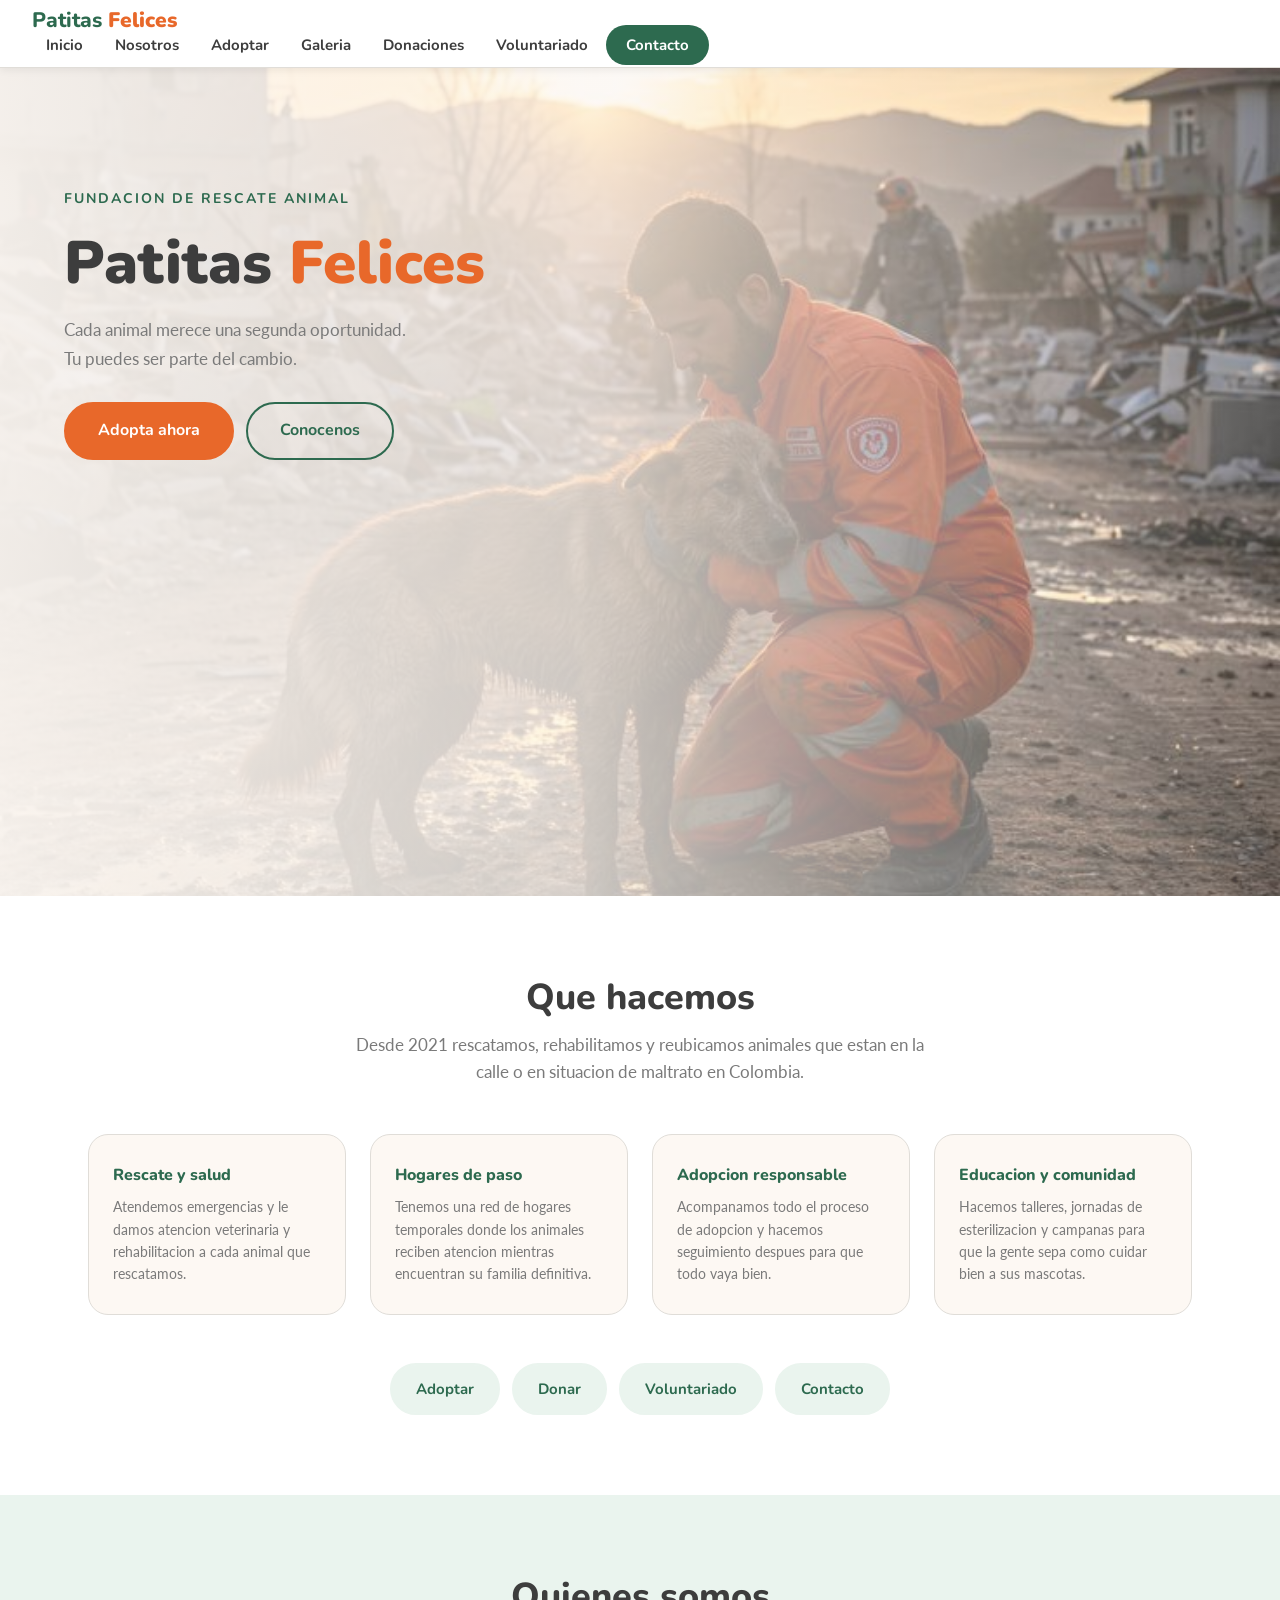
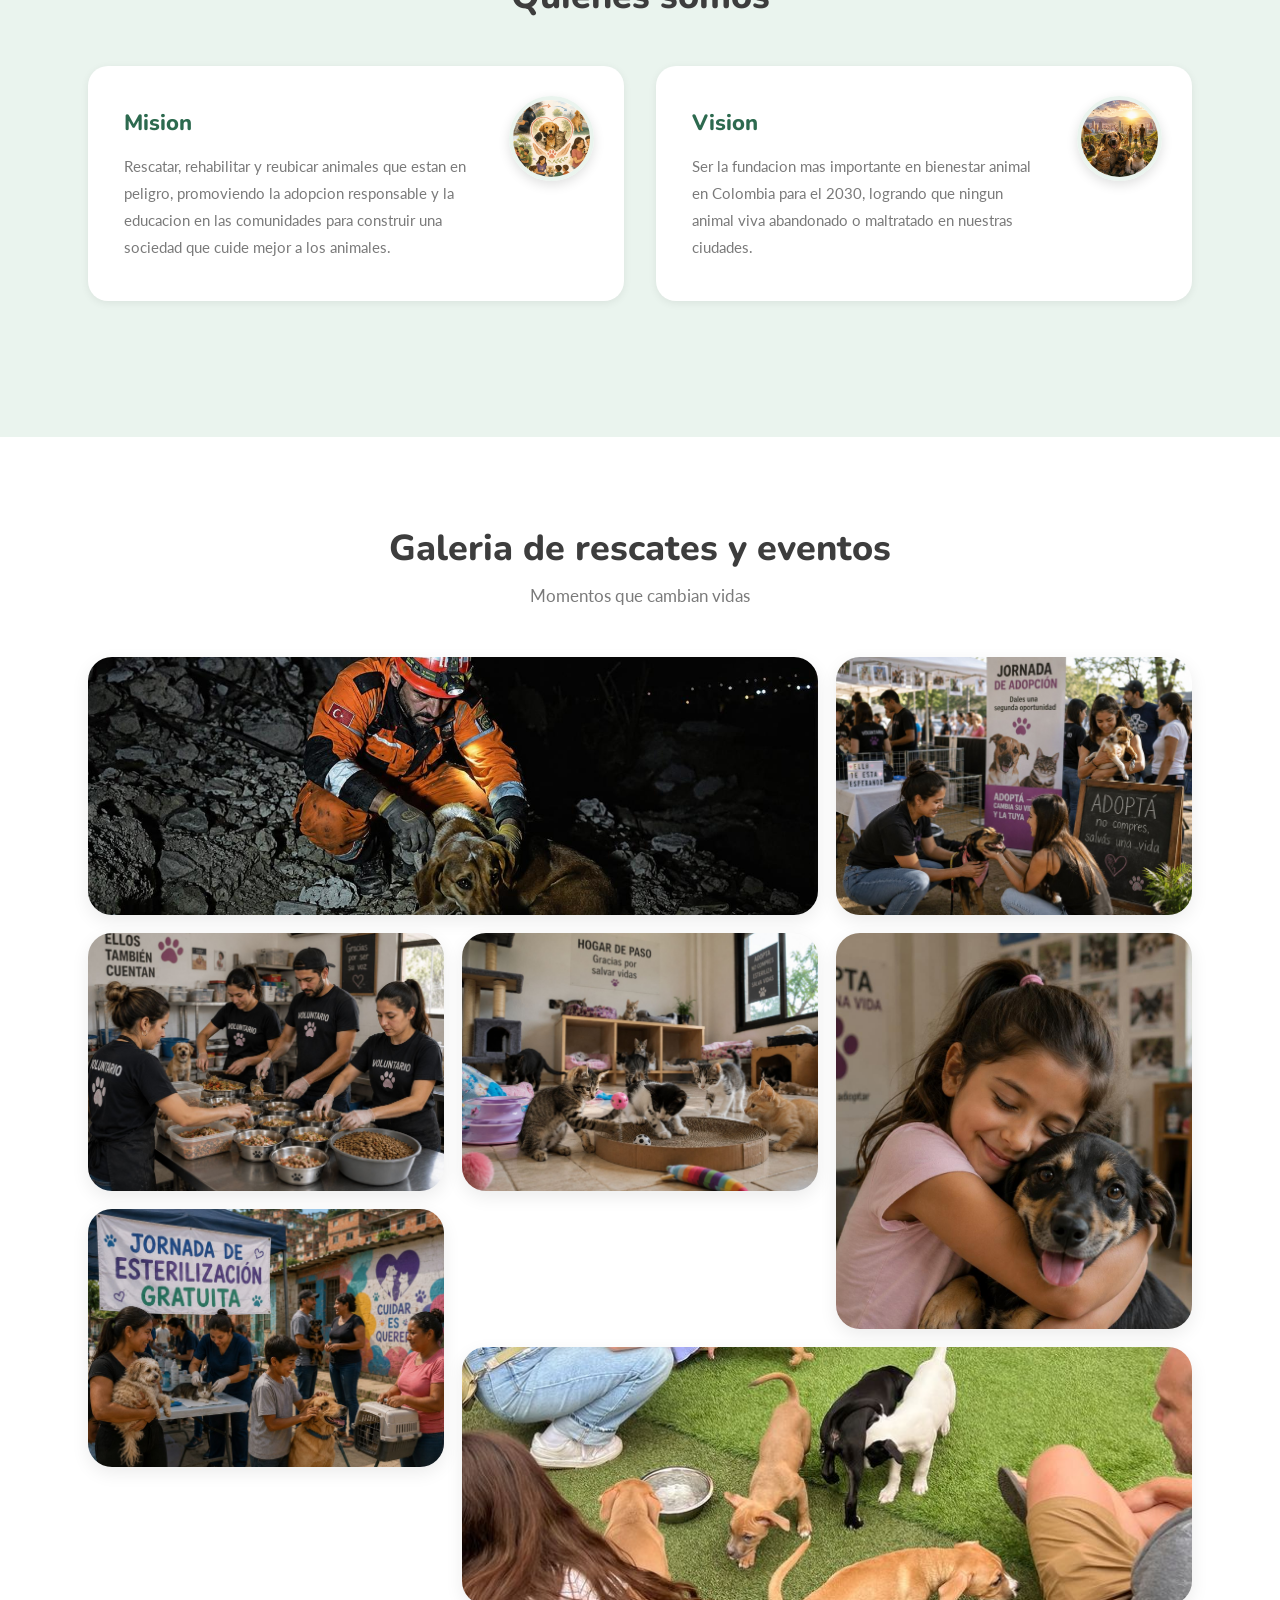
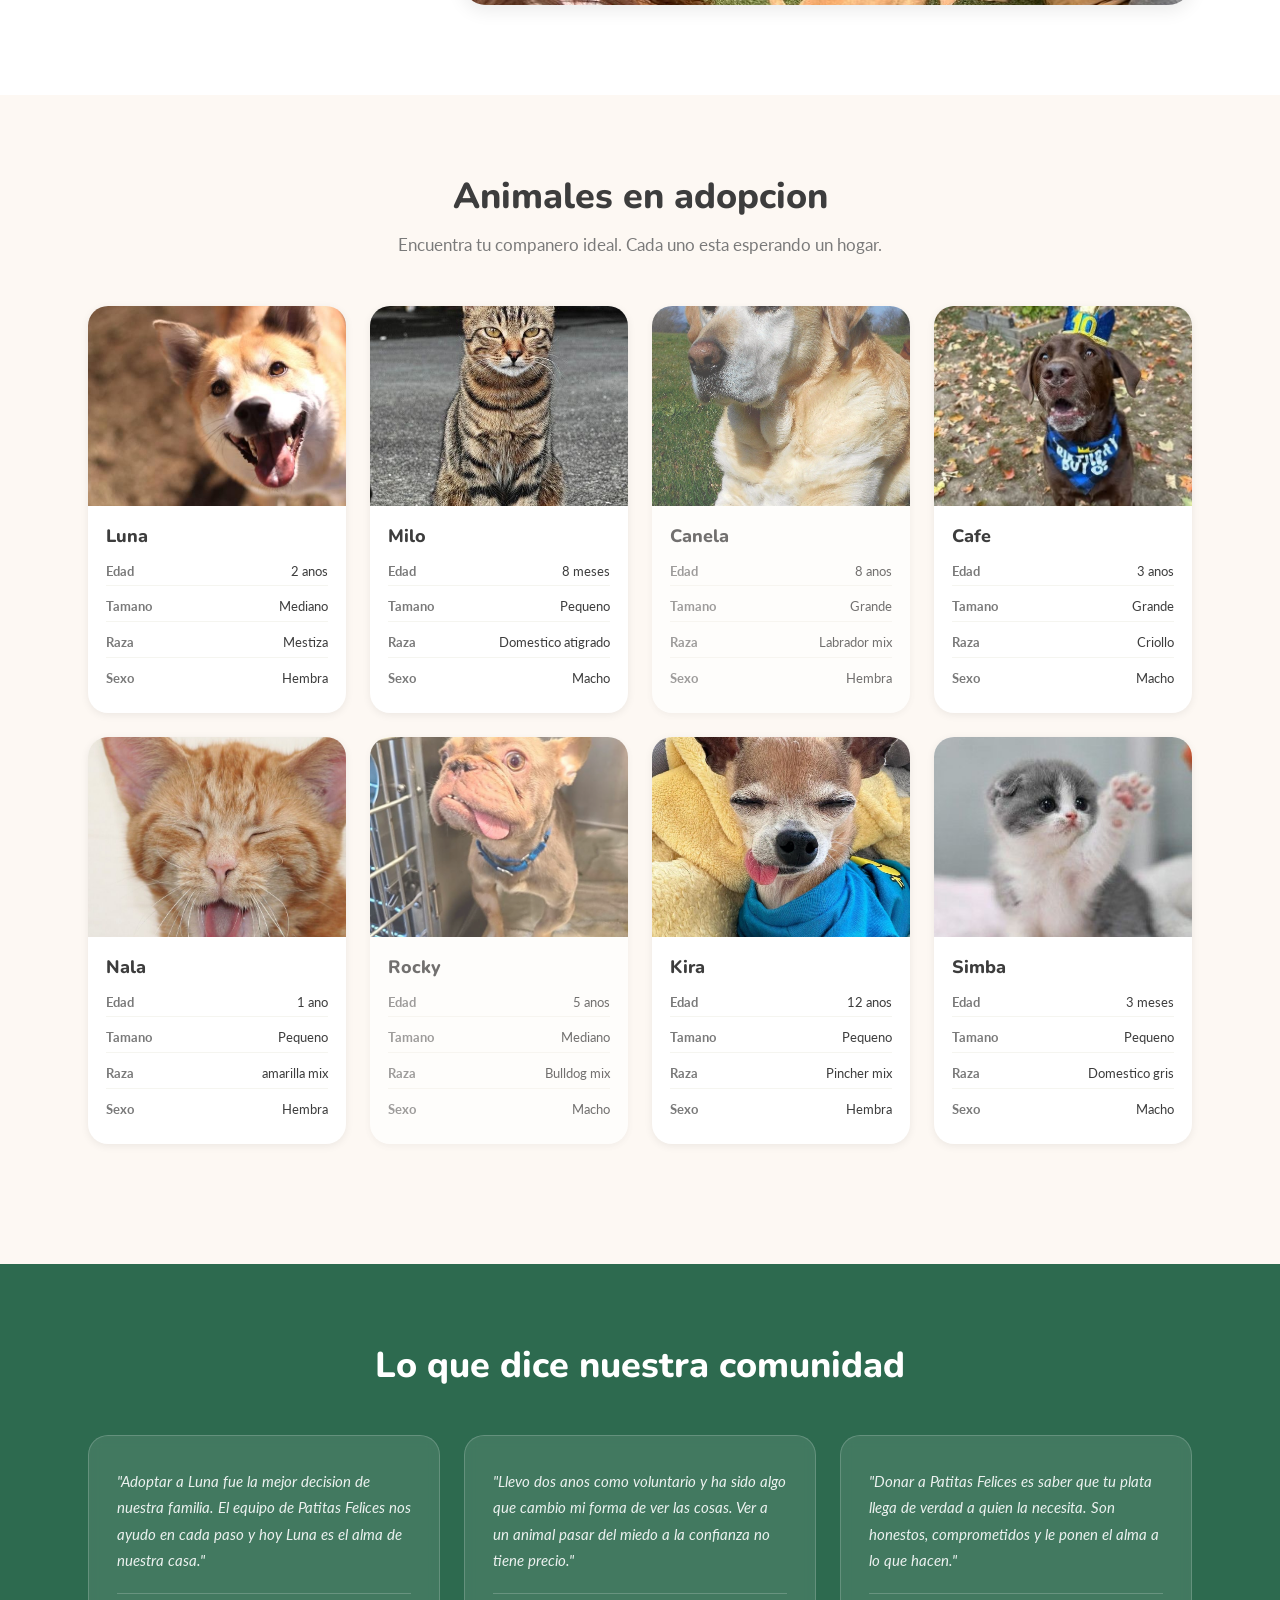
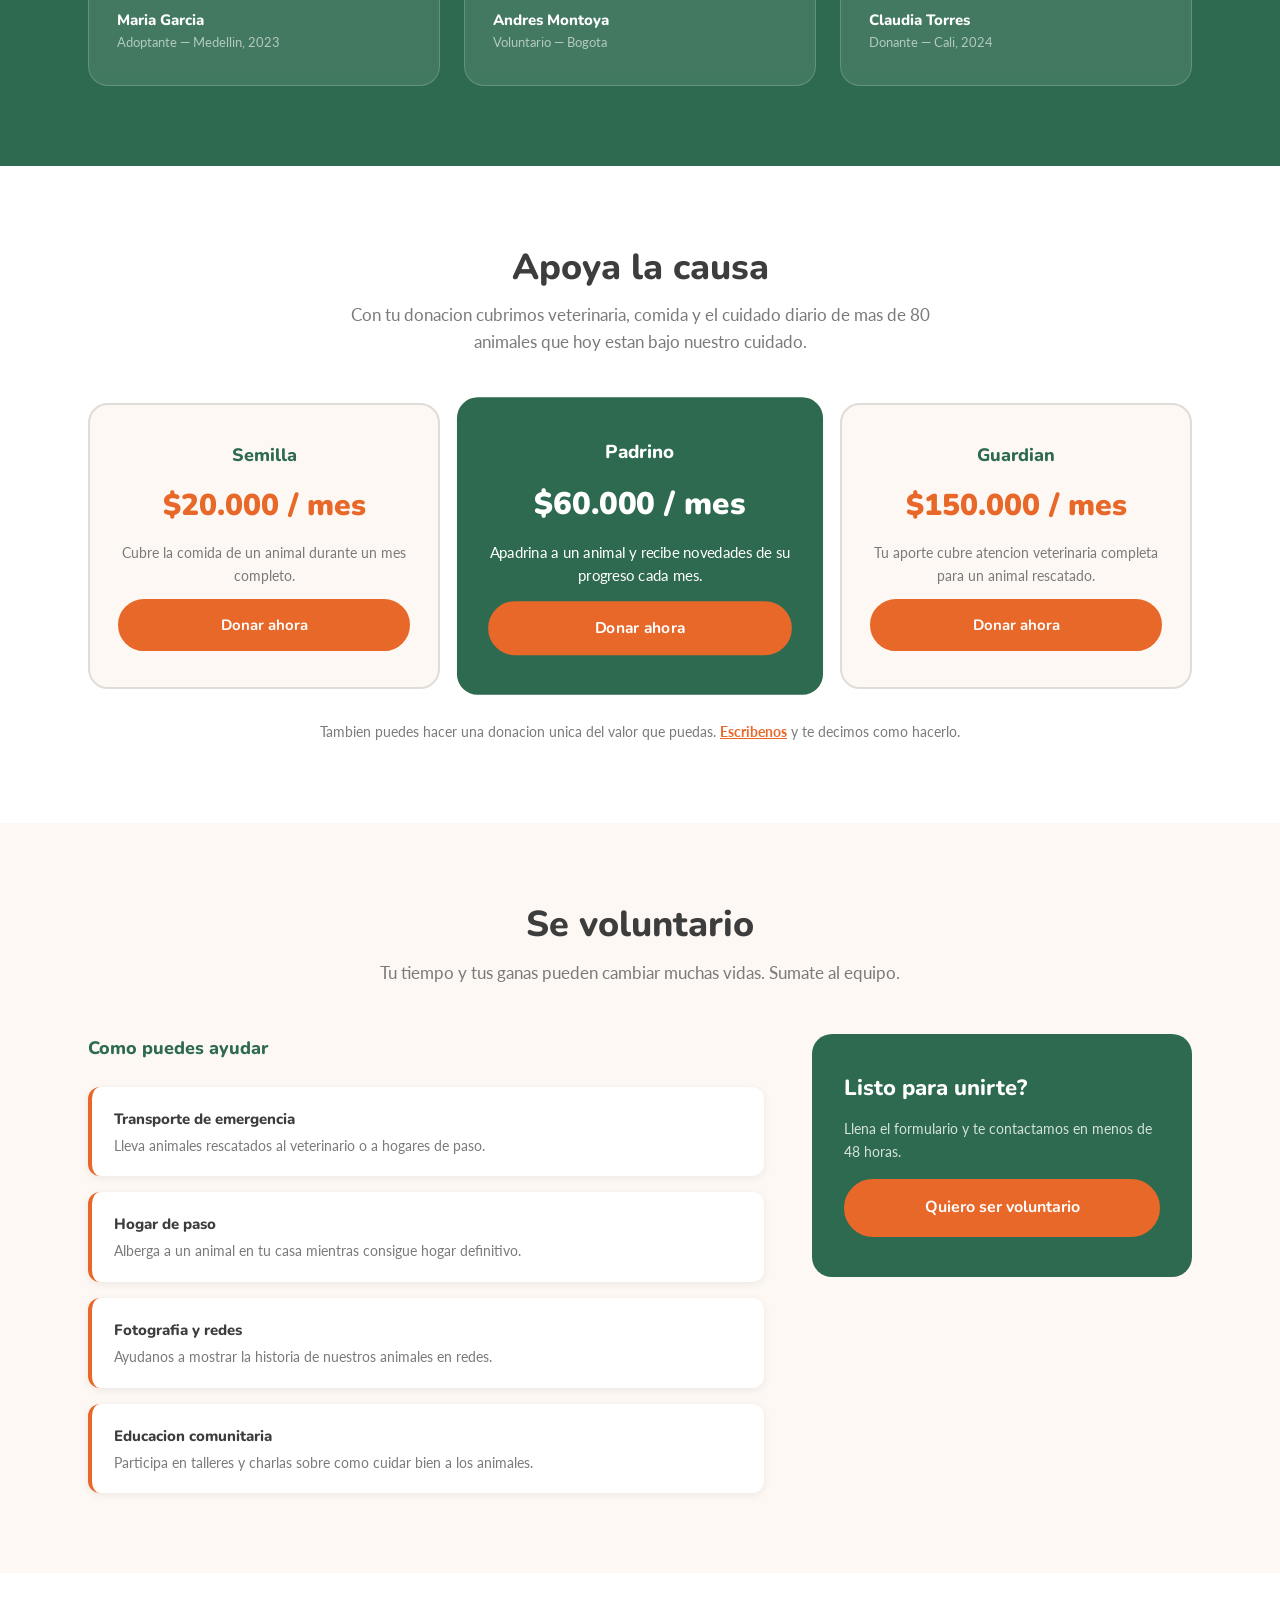
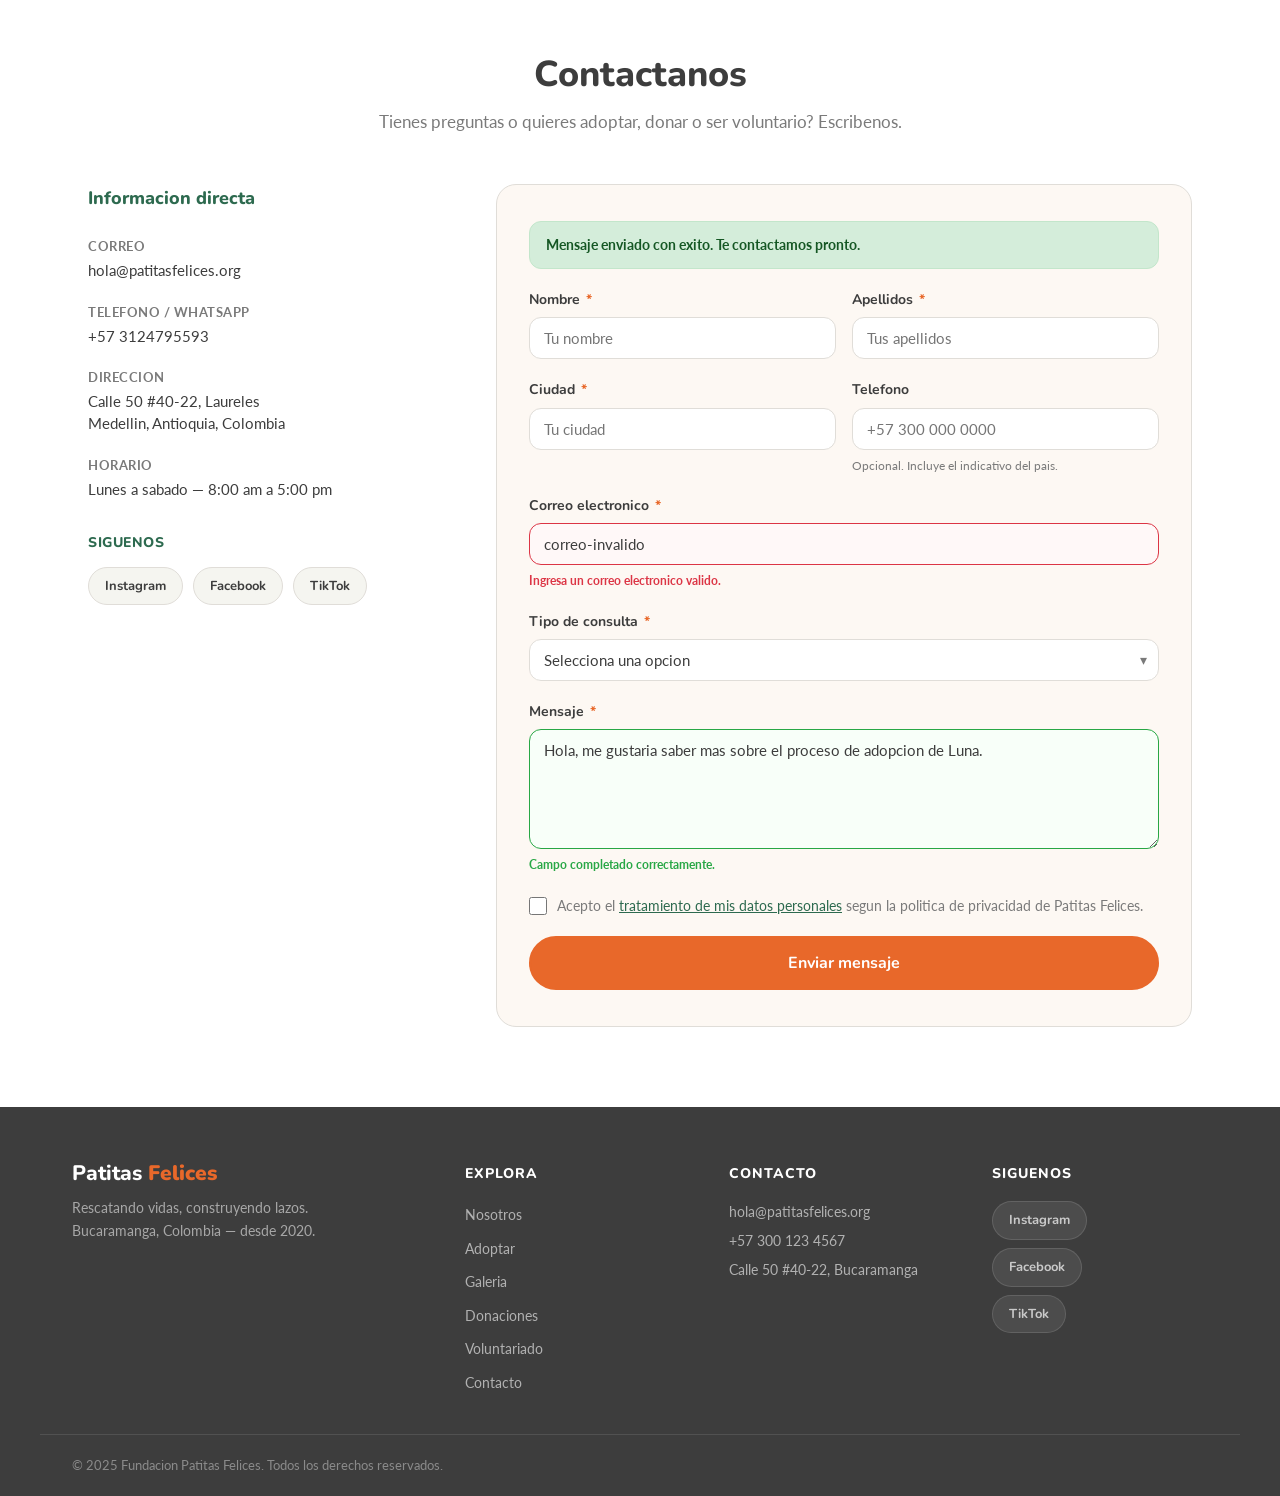
<file: index.html>
<html lang="es">
  <head>
    <meta charset="UTF-8" />
    <meta name="viewport" content="width=device-width, initial-scale=1.0" />
    <meta
      name="description"
      content="Fundacion Patitas Felices — Rescate, cuidado y reubicacion de animales en Colombia. Adopta, dona o se voluntario."
    />
    <meta name="author" content="Fundacion Patitas Felices" />
    <title>Patitas Felices — Fundacion de Rescate Animal</title>
    <link rel="stylesheet" href="styles.css"> 
   </head>

  <body>

    <a href="#contenido-principal" class="skip-link">Saltar al contenido</a>
    <header class="site-header" role="banner">
      <div class="header-inner">

        <a href="#inicio" class="brand" aria-label="Patitas Felices - ir al inicio">
          <span class="brand-name">Patitas <strong>Felices</strong></span>
        </a>

        <nav class="nav-main" aria-label="Navegacion principal">
          <input type="checkbox" id="nav-toggle" class="nav-toggle-input" aria-hidden="true" />
          <label for="nav-toggle" class="nav-toggle-label" aria-label="Abrir menu">
            <span></span>
          </label>

          <ul class="nav-list" role="list">
            <li><a href="#inicio" class="nav-link">Inicio</a></li>
            <li><a href="#nosotros" class="nav-link">Nosotros</a></li>
            <li><a href="#adoptar" class="nav-link">Adoptar</a></li>
            <li><a href="#galeria" class="nav-link">Galeria</a></li>
            <li><a href="#donaciones" class="nav-link">Donaciones</a></li>
            <li><a href="#voluntariado" class="nav-link">Voluntariado</a></li>
            <li><a href="#contacto" class="nav-link nav-link--cta">Contacto</a></li>
          </ul>
        </nav>

      </div>
    </header>

    <main id="contenido-principal">
      <section id="inicio" class="section-hero" aria-labelledby="hero-titulo">

       
        <div class="hero-carrusel" role="region" aria-label="Fotos de animales y voluntarios">
          <ul class="carrusel-track" role="list">
            <li class="carrusel-slide slide-1">
              <figure>
                <img
                  src="img/rescate.jpg"
                  width="1440"
                  height="720"
                  loading="eager"
                  fetchpriority="high"
                />
                <figcaption class="slide-texto">Cada rescate es una nueva historia</figcaption>
              </figure>
            </li>
            <li class="carrusel-slide slide-2">
              <figure>
                <img
                  src="img/veterinaria.jpg"
                  width="1440"
                  height="720"
                  loading="lazy"
                />
                <figcaption class="slide-texto">Cuidamos cada vida con dedicacion</figcaption>
              </figure>
            </li>
            <li class="carrusel-slide slide-3">
              <figure>
                <img
                  src="img/perrito.jpg"
                  width="1440"
                  height="720"
                  loading="lazy"
                />
                <figcaption class="slide-texto">Familias que cambian vidas</figcaption>
              </figure>
            </li>
            <li class="carrusel-slide slide-4">
              <figure>
                <img
                  src="img/voluntarios.jpg"
                  width="1440"
                  height="720"
                  loading="lazy"
                />
                <figcaption class="slide-texto">Voluntarios que hacen la diferencia</figcaption>
              </figure>
            </li>
          </ul>
        </div>

        <div class="hero-contenido">
          <p class="hero-subtitulo">Fundacion de Rescate Animal</p>
          <h1 id="hero-titulo" class="hero-titulo">
            Patitas <span class="hero-titulo--acento">Felices</span>
          </h1>
          <p class="hero-eslogan">
            Cada animal merece una segunda oportunidad.<br />
            Tu puedes ser parte del cambio.
          </p>
          <div class="hero-botones">
            <a href="#adoptar" class="btn btn--principal btn--grande">Adopta ahora</a>
            <a href="#nosotros" class="btn btn--borde btn--grande">Conocenos</a>
          </div>
        </div>

      </section>

       <section id="que-hacemos" class="section-destacados" aria-labelledby="destacados-titulo">
        <div class="contenedor">

          <header class="section-encabezado">
            <h2 id="destacados-titulo" class="section-titulo">Que hacemos</h2>
            <p class="section-descripcion">
              Desde 2021 rescatamos, rehabilitamos y reubicamos animales que estan
              en la calle o en situacion de maltrato en Colombia.
            </p>
          </header>

          <ul class="destacados-grilla" role="list">
            <li class="tarjeta-destacado">
              <h3 class="tarjeta-destacado__titulo">Rescate y salud</h3>
              <p class="tarjeta-destacado__texto">
                Atendemos emergencias y le damos atencion veterinaria y rehabilitacion
                a cada animal que rescatamos.
              </p>
            </li>
            <li class="tarjeta-destacado">
              <h3 class="tarjeta-destacado__titulo">Hogares de paso</h3>
              <p class="tarjeta-destacado__texto">
                Tenemos una red de hogares temporales donde los animales reciben
                atencion mientras encuentran su familia definitiva.
              </p>
            </li>
            <li class="tarjeta-destacado">
              <h3 class="tarjeta-destacado__titulo">Adopcion responsable</h3>
              <p class="tarjeta-destacado__texto">
                Acompanamos todo el proceso de adopcion y hacemos seguimiento despues
                para que todo vaya bien.
              </p>
            </li>
            <li class="tarjeta-destacado">
              <h3 class="tarjeta-destacado__titulo">Educacion y comunidad</h3>
              <p class="tarjeta-destacado__texto">
                Hacemos talleres, jornadas de esterilizacion y campanas para que
                la gente sepa como cuidar bien a sus mascotas.
              </p>
            </li>
          </ul>

          <nav class="accesos-rapidos" aria-label="Accesos rapidos a secciones">
            <a href="#adoptar" class="btn btn--secundario">Adoptar</a>
            <a href="#donaciones" class="btn btn--secundario">Donar</a>
            <a href="#voluntariado" class="btn btn--secundario">Voluntariado</a>
            <a href="#contacto" class="btn btn--secundario">Contacto</a>
          </nav>

        </div>
      </section>


      <section id="nosotros" class="section-mision" aria-labelledby="mision-titulo">
        <div class="contenedor">

          <header class="section-encabezado">
            <h2 id="mision-titulo" class="section-titulo">Quienes somos</h2>
          </header>

          <div class="mision-vision-grilla">

            <article class="tarjeta-mision" aria-labelledby="mision-heading">
              <div class="tarjeta-mision__icono">
                <img src="img/mision.png" alt="" width="64" height="64" />
              </div>
              <h3 id="mision-heading" class="tarjeta-mision__titulo">Mision</h3>
              <p class="tarjeta-mision__texto">
                Rescatar, rehabilitar y reubicar animales que estan en peligro,
                promoviendo la adopcion responsable y la educacion en las comunidades
                para construir una sociedad que cuide mejor a los animales.
              </p>
            </article>

            <article class="tarjeta-vision" aria-labelledby="vision-heading">
              <div class="tarjeta-mision__icono">
                <img src="img/vision.png" alt="" width="85" height="85" />
              </div>
              <h3 id="vision-heading" class="tarjeta-mision__titulo">Vision</h3>
              <p class="tarjeta-mision__texto">
                Ser la fundacion mas importante en bienestar animal en Colombia para
                el 2030, logrando que ningun animal viva abandonado o maltratado
                en nuestras ciudades.
              </p>
            </article>
            </section>

          </div>
          <section id="galeria" class="section-galeria" aria-labelledby="galeria-titulo">
        <div class="contenedor">

          <header class="section-encabezado">
            <h2 id="galeria-titulo" class="section-titulo">Galeria de rescates y eventos</h2>
            <p class="section-descripcion">Momentos que cambian vidas</p>
          </header>

          <ul class="galeria-mosaico" role="list" aria-label="Fotos de rescates y eventos">
            <li class="galeria-item galeria-item--ancho">
              <figure>
                <img src="img/rescate2.png" alt="Rescate nocturno de un perro herido en la via" width="800" height="500" loading="lazy" />
                <figcaption>Rescate nocturno — Bucaramanga, 2024</figcaption>
              </figure>
            </li>
            <li class="galeria-item">
              <figure>
                <img src="img/jornada.png" alt="Jornada de adopcion en el Parque Norte" width="400" height="400" loading="lazy" />
                <figcaption>Jornada de adopcion — Parque Norte</figcaption>
              </figure>
            </li>
            <li class="galeria-item">
              <figure>
                <img src="img/comida.png" alt="Voluntarios preparando comida para los animales" width="400" height="400" loading="lazy" />
                <figcaption>Voluntarios en accion</figcaption>
              </figure>
            </li>
            <li class="galeria-item">
              <figure>
                <img src="img/gatos.png" alt="Gatitos rescatados jugando en hogar de paso" width="400" height="400" loading="lazy" />
                <figcaption>Gatitos en hogar de paso</figcaption>
              </figure>
            </li>
            <li class="galeria-item galeria-item--alto">
              <figure>
                <img src="img/niña.png" alt="Nina abrazando a su perro recien adoptado" width="400" height="600" loading="lazy" />
                <figcaption>Una nueva familia — Bogota, 2024</figcaption>
              </figure>
            </li>
            <li class="galeria-item">
              <figure>
                <img src="img/esterilizacion.png" alt="Jornada de esterilizacion gratuita en barrio popular" width="400" height="400" loading="lazy" />
                <figcaption>Jornada de esterilizacion gratuita</figcaption>
              </figure>
            </li>
            <li class="galeria-item galeria-item--ancho">
              <figure>
                <img src="img/feria.png" alt="Feria de adopcion con mas de 50 familias" width="800" height="400" loading="lazy" />
                <figcaption>Feria de adopcion 2024 — mas de 50 familias</figcaption>
              </figure>
            </li>
          </ul>

        </div>
      </section>


      <section id="adoptar" class="section-adoptar" aria-labelledby="adoptar-titulo">
        <div class="contenedor">

          <header class="section-encabezado">
            <h2 id="adoptar-titulo" class="section-titulo">Animales en adopcion</h2>
            <p class="section-descripcion">
              Encuentra tu companero ideal. Cada uno esta esperando un hogar.
            </p>
          </header>

          <ul class="animales-grilla" role="list" aria-label="Animales disponibles para adopcion">

            <li class="tarjeta-animal tarjeta-animal--disponible">
              <article aria-labelledby="animal-1-nombre">
                <figure class="tarjeta-animal__imagen-wrapper">
                  <img src="img/luna.png" alt="Luna, perra mestiza mediana de color crema" width="400" height="320" loading="lazy" />
                  <figcaption class="tarjeta-animal_estado tarjeta-animal_estado--disponible" aria-label="Estado: Disponible">Disponible</figcaption>
                </figure>
                <dl class="tarjeta-animal__cuerpo">
                  <h3 id="animal-1-nombre" class="tarjeta-animal__nombre">Luna</h3>
                  <div class="dato-fila"><dt>Edad</dt><dd>2 anos</dd></div>
                  <div class="dato-fila"><dt>Tamano</dt><dd>Mediano</dd></div>
                  <div class="dato-fila"><dt>Raza</dt><dd>Mestiza</dd></div>
                  <div class="dato-fila"><dt>Sexo</dt><dd>Hembra</dd></div>
                </dl>
              </article>
            </li>

            <li class="tarjeta-animal tarjeta-animal--disponible">
              <article aria-labelledby="animal-2-nombre">
                <figure class="tarjeta-animal__imagen-wrapper">
                  <img src="img/gato.png" alt="Milo, gato atigrado pequeno" width="400" height="320" loading="lazy" />
                  <figcaption class="tarjeta-animal_estado tarjeta-animal_estado--disponible" aria-label="Estado: Disponible">Disponible</figcaption>
                </figure>
                <dl class="tarjeta-animal__cuerpo">
                  <h3 id="animal-2-nombre" class="tarjeta-animal__nombre">Milo</h3>
                  <div class="dato-fila"><dt>Edad</dt><dd>8 meses</dd></div>
                  <div class="dato-fila"><dt>Tamano</dt><dd>Pequeno</dd></div>
                  <div class="dato-fila"><dt>Raza</dt><dd>Domestico atigrado</dd></div>
                  <div class="dato-fila"><dt>Sexo</dt><dd>Macho</dd></div>
                </dl>
              </article>
            </li>

            <li class="tarjeta-animal tarjeta-animal--adoptado">
              <article aria-labelledby="animal-3-nombre">
                <figure class="tarjeta-animal__imagen-wrapper">
                  <img src="img/labradora.png" alt="Canela, perra labrador dorada grande" width="400" height="320" loading="lazy" />
                  <figcaption class="tarjeta-animal_estado tarjeta-animal_estado--adoptado" aria-label="Estado: Adoptada">Adoptada</figcaption>
                </figure>
                <dl class="tarjeta-animal__cuerpo">
                  <h3 id="animal-3-nombre" class="tarjeta-animal__nombre">Canela</h3>
                  <div class="dato-fila"><dt>Edad</dt><dd>8 anos</dd></div>
                  <div class="dato-fila"><dt>Tamano</dt><dd>Grande</dd></div>
                  <div class="dato-fila"><dt>Raza</dt><dd>Labrador mix</dd></div>
                  <div class="dato-fila"><dt>Sexo</dt><dd>Hembra</dd></div>
                </dl>
              </article>
            </li>

            <li class="tarjeta-animal tarjeta-animal--disponible">
              <article aria-labelledby="animal-4-nombre">
                <figure class="tarjeta-animal__imagen-wrapper">
                  <img src="img/cafe.png" alt="cafe, perro criollo grande color cafe" width="400" height="320" loading="lazy" />
                  <figcaption class="tarjeta-animal_estado tarjeta-animal_estado--disponible" aria-label="Estado: Disponible">Disponible</figcaption>
                </figure>
                <dl class="tarjeta-animal__cuerpo">
                  <h3 id="animal-4-nombre" class="tarjeta-animal__nombre">Cafe</h3>
                  <div class="dato-fila"><dt>Edad</dt><dd>3 anos</dd></div>
                  <div class="dato-fila"><dt>Tamano</dt><dd>Grande</dd></div>
                  <div class="dato-fila"><dt>Raza</dt><dd>Criollo</dd></div>
                  <div class="dato-fila"><dt>Sexo</dt><dd>Macho</dd></div>
                </dl>
              </article>
            </li>

            <li class="tarjeta-animal tarjeta-animal--disponible">
              <article aria-labelledby="animal-5-nombre">
                <figure class="tarjeta-animal__imagen-wrapper">
                  <img src="img/amarilla.png" alt="Nala, gata amarilla pequena" width="400" height="320" loading="lazy" />
                  <figcaption class="tarjeta-animal_estado tarjeta-animal_estado--disponible" aria-label="Estado: Disponible">Disponible</figcaption>
                </figure>
                <dl class="tarjeta-animal__cuerpo">
                  <h3 id="animal-5-nombre" class="tarjeta-animal__nombre">Nala</h3>
                  <div class="dato-fila"><dt>Edad</dt><dd>1 ano</dd></div>
                  <div class="dato-fila"><dt>Tamano</dt><dd>Pequeno</dd></div>
                  <div class="dato-fila"><dt>Raza</dt><dd>amarilla mix</dd></div>
                  <div class="dato-fila"><dt>Sexo</dt><dd>Hembra</dd></div>
                </dl>
              </article>
            </li>

            <li class="tarjeta-animal tarjeta-animal--adoptado">
              <article aria-labelledby="animal-6-nombre">
                <figure class="tarjeta-animal__imagen-wrapper">
                  <img src="img/bulldog.png" alt="Rocky, perro bulldog mediano color crema" width="400" height="320" loading="lazy" />
                  <figcaption class="tarjeta-animal_estado tarjeta-animal_estado--adoptado" aria-label="Estado: Adoptado">Adoptado</figcaption>
                </figure>
                <dl class="tarjeta-animal__cuerpo">
                  <h3 id="animal-6-nombre" class="tarjeta-animal__nombre">Rocky</h3>
                  <div class="dato-fila"><dt>Edad</dt><dd>5 anos</dd></div>
                  <div class="dato-fila"><dt>Tamano</dt><dd>Mediano</dd></div>
                  <div class="dato-fila"><dt>Raza</dt><dd>Bulldog mix</dd></div>
                  <div class="dato-fila"><dt>Sexo</dt><dd>Macho</dd></div>
                </dl>
              </article>
            </li>

            <li class="tarjeta-animal tarjeta-animal--disponible">
              <article aria-labelledby="animal-7-nombre">
                <figure class="tarjeta-animal__imagen-wrapper">
                  <img src="img/pincher.png" alt="Kira, perra pincher pequena tricolor" width="400" height="320" loading="lazy" />
                  <figcaption class="tarjeta-animal_estado tarjeta-animal_estado--disponible" aria-label="Estado: Disponible">Disponible</figcaption>
                </figure>
                <dl class="tarjeta-animal__cuerpo">
                  <h3 id="animal-7-nombre" class="tarjeta-animal__nombre">Kira</h3>
                  <div class="dato-fila"><dt>Edad</dt><dd>12 anos</dd></div>
                  <div class="dato-fila"><dt>Tamano</dt><dd>Pequeno</dd></div>
                  <div class="dato-fila"><dt>Raza</dt><dd>Pincher mix</dd></div>
                  <div class="dato-fila"><dt>Sexo</dt><dd>Hembra</dd></div>
                </dl>
              </article>
            </li>

            <li class="tarjeta-animal tarjeta-animal--disponible">
              <article aria-labelledby="animal-8-nombre">
                <figure class="tarjeta-animal__imagen-wrapper">
                  <img src="img/gato_gris.png" alt="Simba, gato gris bebe" width="400" height="320" loading="lazy" />
                  <figcaption class="tarjeta-animal_estado tarjeta-animal_estado--disponible" aria-label="Estado: Disponible">Disponible</figcaption>
                </figure>
                <dl class="tarjeta-animal__cuerpo">
                  <h3 id="animal-8-nombre" class="tarjeta-animal__nombre">Simba</h3>
                  <div class="dato-fila"><dt>Edad</dt><dd>3 meses</dd></div>
                  <div class="dato-fila"><dt>Tamano</dt><dd>Pequeno</dd></div>
                  <div class="dato-fila"><dt>Raza</dt><dd>Domestico gris</dd></div>
                  <div class="dato-fila"><dt>Sexo</dt><dd>Macho</dd></div>
                </dl>
              </article>
            </li>

          </ul>

        </div>
      </section>


      <section id="testimonios" class="section-testimonios" aria-labelledby="testimonios-titulo">
        <div class="contenedor">

          <header class="section-encabezado">
            <h2 id="testimonios-titulo" class="section-titulo">Lo que dice nuestra comunidad</h2>
          </header>

          <ul class="testimonios-lista" role="list">
            <li class="tarjeta-testimonio">
              <blockquote>
                <p class="testimonio-texto">
                  "Adoptar a Luna fue la mejor decision de nuestra familia. El equipo
                  de Patitas Felices nos ayudo en cada paso y hoy Luna es el alma
                  de nuestra casa."
                </p>
                <footer class="testimonio-autor">
                  <cite>
                    <strong>Maria Garcia</strong>
                    <span class="testimonio-rol">Adoptante — Medellin, 2023</span>
                  </cite>
                </footer>
              </blockquote>
            </li>
            <li class="tarjeta-testimonio">
              <blockquote>
                <p class="testimonio-texto">
                  "Llevo dos anos como voluntario y ha sido algo que cambio mi forma
                  de ver las cosas. Ver a un animal pasar del miedo a la confianza
                  no tiene precio."
                </p>
                <footer class="testimonio-autor">
                  <cite>
                    <strong>Andres Montoya</strong>
                    <span class="testimonio-rol">Voluntario — Bogota</span>
                  </cite>
                </footer>
              </blockquote>
            </li>
            <li class="tarjeta-testimonio">
              <blockquote>
                <p class="testimonio-texto">
                  "Donar a Patitas Felices es saber que tu plata llega de verdad a
                  quien la necesita. Son honestos, comprometidos y le ponen el alma
                  a lo que hacen."
                </p>
                <footer class="testimonio-autor">
                  <cite>
                    <strong>Claudia Torres</strong>
                    <span class="testimonio-rol">Donante — Cali, 2024</span>
                  </cite>
                </footer>
              </blockquote>
            </li>
          </ul>

        </div>
      </section>

      <section id="donaciones" class="section-donaciones" aria-labelledby="donaciones-titulo">
        <div class="contenedor">

          <header class="section-encabezado">
            <h2 id="donaciones-titulo" class="section-titulo">Apoya la causa</h2>
            <p class="section-descripcion">
              Con tu donacion cubrimos veterinaria, comida y el cuidado diario de
              mas de 80 animales que hoy estan bajo nuestro cuidado.
            </p>
          </header>

          <ul class="planes-donacion" role="list">
            <li class="plan-donacion">
              <h3 class="plan-donacion__titulo">Semilla</h3>
              <p class="plan-donacion__monto">$20.000 / mes</p>
              <p class="plan-donacion__descripcion">Cubre la comida de un animal durante un mes completo.</p>
              <a href="#contacto" class="btn btn--principal">Donar ahora</a>
            </li>
            <li class="plan-donacion plan-donacion--destacado">
              <h3 class="plan-donacion__titulo">Padrino</h3>
              <p class="plan-donacion__monto">$60.000 / mes</p>
              <p class="plan-donacion__descripcion">Apadrina a un animal y recibe novedades de su progreso cada mes.</p>
              <a href="#contacto" class="btn btn--principal">Donar ahora</a>
            </li>
            <li class="plan-donacion">
              <h3 class="plan-donacion__titulo">Guardian</h3>
              <p class="plan-donacion__monto">$150.000 / mes</p>
              <p class="plan-donacion__descripcion">Tu aporte cubre atencion veterinaria completa para un animal rescatado.</p>
              <a href="#contacto" class="btn btn--principal">Donar ahora</a>
            </li>
          </ul>

          <p class="donacion-nota">
            Tambien puedes hacer una donacion unica del valor que puedas.
            <a href="#contacto">Escribenos</a> y te decimos como hacerlo.
          </p>

        </div>
      </section>


      <section id="voluntariado" class="section-voluntariado" aria-labelledby="voluntariado-titulo">
        <div class="contenedor">

          <header class="section-encabezado">
            <h2 id="voluntariado-titulo" class="section-titulo">Se voluntario</h2>
            <p class="section-descripcion">
              Tu tiempo y tus ganas pueden cambiar muchas vidas. Sumate al equipo.
            </p>
          </header>

          <div class="voluntariado-grilla">

            <section class="voluntariado-info" aria-labelledby="roles-titulo">
              <h3 id="roles-titulo" class="voluntariado-info__subtitulo">Como puedes ayudar</h3>
              <ul class="roles-voluntario" role="list">
                <li class="rol-voluntario">
                  <h4>Transporte de emergencia</h4>
                  <p>Lleva animales rescatados al veterinario o a hogares de paso.</p>
                </li>
                <li class="rol-voluntario">
                  <h4>Hogar de paso</h4>
                  <p>Alberga a un animal en tu casa mientras consigue hogar definitivo.</p>
                </li>
                <li class="rol-voluntario">
                  <h4>Fotografia y redes</h4>
                  <p>Ayudanos a mostrar la historia de nuestros animales en redes.</p>
                </li>
                <li class="rol-voluntario">
                  <h4>Educacion comunitaria</h4>
                  <p>Participa en talleres y charlas sobre como cuidar bien a los animales.</p>
                </li>
              </ul>
            </section>

            <aside class="voluntariado-cta">
              <h3>Listo para unirte?</h3>
              <p>Llena el formulario y te contactamos en menos de 48 horas.</p>
              <a href="#contacto" class="btn btn--principal btn--grande">Quiero ser voluntario</a>
            </aside>

          </div>

        </div>
      </section>


      <section id="contacto" class="section-contacto" aria-labelledby="contacto-titulo">
        <div class="contenedor">

          <header class="section-encabezado">
            <h2 id="contacto-titulo" class="section-titulo">Contactanos</h2>
            <p class="section-descripcion">
              Tienes preguntas o quieres adoptar, donar o ser voluntario? Escribenos.
            </p>
          </header>

          <div class="contacto-layout">

            <aside class="contacto-info" aria-label="Informacion de contacto directo">
              <h3 class="contacto-info__titulo">Informacion directa</h3>
              <ul class="contacto-detalles" role="list">
                <li class="contacto-detalle">
                  <strong>Correo</strong>
                  <a href="mailto:hola@patitasfelices.org">hola@patitasfelices.org</a>
                </li>
                <li class="contacto-detalle">
                  <strong>Telefono / WhatsApp</strong>
                  <a href="tel:+57 3124795593 ">+57 3124795593</a>
                </li>
                <li class="contacto-detalle">
                  <strong>Direccion</strong>
                  <address>
                    Calle 50 #40-22, Laureles<br />
                    Medellin, Antioquia, Colombia
                  </address>
                </li>
                <li class="contacto-detalle">
                  <strong>Horario</strong>
                  <p>Lunes a sabado — 8:00 am a 5:00 pm</p>
                </li>
              </ul>

              <nav class="redes-sociales" aria-label="Redes sociales de Patitas Felices">
                <h4 class="redes-sociales__titulo">Siguenos</h4>
                <ul class="redes-lista" role="list">
                  <li>
                    <a  class="red-social red-social--instagram" target="_blank" rel="noopener noreferrer" aria-label="Instagram de Patitas Felices, abre en nueva pestana">Instagram</a>
                  </li>
                  <li>
                    <a class="red-social red-social--facebook" target="_blank" rel="noopener noreferrer" aria-label="Facebook de Patitas Felices, abre en nueva pestana">Facebook</a>
                  </li>
                  <li>
                    <a  class="red-social red-social--tiktok" target="_blank" rel="noopener noreferrer" aria-label="TikTok de Patitas Felices, abre en nueva pestana">TikTok</a>
                  </li>
                </ul>
              </nav>
            </aside>

            <form class="formulario-contacto" action="#" method="post" novalidate aria-label="Formulario de contacto">

              <p class="alerta alerta--exito" role="alert" aria-live="polite">
                Mensaje enviado con exito. Te contactamos pronto.
              </p>
              <p class="alerta alerta--error" role="alert" aria-live="assertive">
                Por favor corrige los campos marcados antes de continuar.
              </p>

              <div class="fila-campos">
                <label class="campo campo--requerido">
                  <span class="campo-etiqueta">Nombre <abbr title="Campo obligatorio">*</abbr></span>
                  <input type="text" name="nombre" class="campo-input" placeholder="Tu nombre" required autocomplete="given-name" aria-required="true" />
                  <span class="campo-error-msg">Este campo es obligatorio.</span>
                </label>

                <label class="campo campo--requerido">
                  <span class="campo-etiqueta">Apellidos <abbr title="Campo obligatorio">*</abbr></span>
                  <input type="text" name="apellidos" class="campo-input" placeholder="Tus apellidos" required autocomplete="family-name" aria-required="true" />
                  <span class="campo-error-msg">Este campo es obligatorio.</span>
                </label>
              </div>

              <div class="fila-campos">
                <label class="campo campo--requerido">
                  <span class="campo-etiqueta">Ciudad <abbr title="Campo obligatorio">*</abbr></span>
                  <input type="text" name="ciudad" class="campo-input" placeholder="Tu ciudad" required autocomplete="address-level2" aria-required="true" />
                  <span class="campo-error-msg">Este campo es obligatorio.</span>
                </label>

                <label class="campo">
                  <span class="campo-etiqueta">Telefono</span>
                  <input type="tel" name="telefono" class="campo-input" placeholder="+57 300 000 0000" autocomplete="tel" />
                  <span class="campo-ayuda">Opcional. Incluye el indicativo del pais.</span>
                </label>
              </div>

              <label class="campo campo--requerido campo--error">
                <span class="campo-etiqueta">Correo electronico <abbr title="Campo obligatorio">*</abbr></span>
                <input type="email" name="correo" class="campo-input" placeholder="tu@correo.com" required autocomplete="email" aria-required="true" aria-invalid="true" value="correo-invalido" />
                <span class="campo-error-msg">Ingresa un correo electronico valido.</span>
              </label>

              <label class="campo campo--requerido">
                <span class="campo-etiqueta">Tipo de consulta <abbr title="Campo obligatorio">*</abbr></span>
                <span class="campo-select-wrapper">
                  <select name="tipo_consulta" class="campo-select" required aria-required="true">
                    <option value="" disabled selected>Selecciona una opcion</option>
                    <option value="adopcion">Adopcion</option>
                    <option value="donacion">Donacion</option>
                    <option value="voluntariado">Voluntariado</option>
                    <option value="informacion">Informacion general</option>
                    <option value="otro">Otro</option>
                  </select>
                  <span class="campo-select-flecha" aria-hidden="true">▾</span>
                </span>
              </label>

              <label class="campo campo--requerido campo--exito">
                <span class="campo-etiqueta">Mensaje <abbr title="Campo obligatorio">*</abbr></span>
                <textarea name="mensaje" class="campo-textarea" placeholder="Cuentanos en que podemos ayudarte..." rows="5" required aria-required="true">Hola, me gustaria saber mas sobre el proceso de adopcion de Luna.</textarea>
                <span class="campo-error-msg">El mensaje no puede estar vacio.</span>
                <span class="campo-exito-msg" aria-live="polite">Campo completado correctamente.</span>
              </label>

              <label class="campo campo--checkbox">
                <input type="checkbox" name="consentimiento" class="campo-checkbox" required aria-required="true" />
                <span class="campo-checkbox-texto">
                  Acepto el
                  <a href="privacidad.html" target="_blank" rel="noopener">tratamiento de mis datos personales</a>
                  segun la politica de privacidad de Patitas Felices.
                </span>
              </label>

              <button type="submit" class="btn btn--principal btn--grande btn--ancho-completo">
                Enviar mensaje
              </button>

            </form>

          </div>
        </div>
      </section>


    </main>

    <footer class="site-footer" role="contentinfo">
      <div class="footer-inner">

        <section class="footer-col footer-col--marca" aria-label="Informacion de la fundacion">
          <a href="#inicio" class="brand brand--claro" aria-label="Patitas Felices - volver al inicio">
            <span class="brand-name">Patitas <strong>Felices</strong></span>
          </a>
          <p class="footer-eslogan">
            Rescatando vidas, construyendo lazos.<br />
            Bucaramanga, Colombia — desde 2020.
          </p>
        </section>

        <nav class="footer-col footer-nav" aria-label="Navegacion del pie de pagina">
          <h3 class="footer-col__titulo">Explora</h3>
          <ul role="list">
            <li><a href="#nosotros">Nosotros</a></li>
            <li><a href="#adoptar">Adoptar</a></li>
            <li><a href="#galeria">Galeria</a></li>
            <li><a href="#donaciones">Donaciones</a></li>
            <li><a href="#voluntariado">Voluntariado</a></li>
            <li><a href="#contacto">Contacto</a></li>
          </ul>
        </nav>

        <address class="footer-col footer-contacto">
          <h3 class="footer-col__titulo">Contacto</h3>
          <ul role="list">
            <li><a href="mailto:hola@patitasfelices.org">hola@patitasfelices.org</a></li>
            <li><a href="tel:+573001234567">+57 300 123 4567</a></li>
            <li>Calle 50 #40-22, Bucaramanga</li>
          </ul>
        </address>

        <nav class="footer-col footer-redes" aria-label="Redes sociales">
          <h3 class="footer-col__titulo">Siguenos</h3>
          <ul class="redes-lista" role="list">
            <li><a  target="_blank" rel="noopener noreferrer" class="red-social">Instagram</a></li>
            <li><a  target="_blank" rel="noopener noreferrer" class="red-social">Facebook</a></li>
            <li><a  target="_blank" rel="noopener noreferrer" class="red-social">TikTok</a></li>
          </ul>
        </nav>

      </div>

      <div class="footer-base">
        <p class="footer-copyright">
          &copy; <time datetime="2025">2025</time> Fundacion Patitas Felices. Todos los derechos reservados.
        </p>
  
      </div>

    </footer>

  </body>
</html>
</file>
<file: styles.css>
@import url('https://fonts.googleapis.com/css2?family=Nunito:wght@400;600;700;800;900&family=Lato:wght@400;700&display=swap');

*, *::before, *::after {
  box-sizing: border-box;
  margin: 0;
  padding: 0;
}

:root {
  --naranja:        #E8682A;
  --naranja-claro:  #FFF0E8;
  --naranja-hover:  #D05820;
  --verde:          #2D6A4F;
  --verde-claro:    #EAF4EE;
  --verde-hover:    #1E4D39;
  --crema:          #FDF8F3;
  --blanco:         #FFFFFF;
  --gris-texto:     #3D3D3D;
  --gris-suave:     #F5F5F0;
  --gris-borde:     #E0DDD8;
  --gris-medio:     #7A7A7A;
  --sombra-sm:      0 2px 8px rgba(0,0,0,.07);
  --sombra-md:      0 4px 20px rgba(0,0,0,.10);
  --sombra-lg:      0 8px 40px rgba(0,0,0,.13);
  --radio:          12px;
  --radio-lg:       20px;
  --radio-pill:     999px;
  --transicion:     0.25s ease;
}

html {
  scroll-behavior: smooth;
  font-size: 16px;
}

body {
  font-family: 'Lato', sans-serif;
  color: var(--gris-texto);
  background-color: var(--blanco);
  line-height: 1.6;
  -webkit-font-smoothing: antialiased;
}

img {
  display: block;
  max-width: 100%;
  height: auto;
  object-fit: cover;
}

ul { list-style: none; }

a {
  color: inherit;
  text-decoration: none;
}

address { font-style: normal; }

.contenedor {
  width: 90%;
  max-width: 1200px;
  margin-inline: auto;
  padding-inline: 24px;
}

.sr-only {
  position: absolute;
  width: 1px;
  height: 1px;
  padding: 0;
  margin: -1px;
  overflow: hidden;
  clip: rect(0,0,0,0);
  white-space: nowrap;
  border: 0;
}

.skip-link {
  position: absolute;
  top: -100px;
  left: 16px;
  background: var(--naranja);
  color: var(--blanco);
  padding: 8px 16px;
  border-radius: var(--radio);
  font-weight: 700;
  z-index: 9999;
  transition: top var(--transicion);
}
.skip-link:focus { top: 16px; }

.section-encabezado {
  text-align: center;
  margin-bottom: 48px;
}

.section-titulo {
  font-family: 'Nunito', sans-serif;
  font-size: clamp(26px, 3vw, 36px);
  font-weight: 800;
  color: var(--gris-texto);
  line-height: 1.2;
  margin-bottom: 12px;
}

.section-descripcion {
  color: var(--gris-medio);
  font-size: 17px;
  max-width: 580px;
  margin-inline: auto;
}


.btn {
  display: inline-flex;
  align-items: center;
  justify-content: center;
  gap: 8px;
  font-family: 'Nunito', sans-serif;
  font-weight: 700;
  font-size: 15px;
  padding: 12px 24px;
  border-radius: var(--radio-pill);
  border: 2px solid transparent;
  cursor: pointer;
  transition: background var(--transicion), color var(--transicion),
              border-color var(--transicion), transform var(--transicion),
              box-shadow var(--transicion);
  white-space: nowrap;
  text-decoration: none;
}

.btn:hover { transform: translateY(-2px); 
  box-shadow: var(--sombra-md); }
.btn:active { transform: translateY(0); }

.btn--principal {
  background: var(--naranja);
  color: var(--blanco);
  border-color: var(--naranja);
}
.btn--principal:hover { background: var(--naranja-hover); border-color: var(--naranja-hover); }

.btn--secundario {
  background: var(--verde-claro);
  color: var(--verde);
  border-color: var(--verde-claro);
}
.btn--secundario:hover { background: var(--verde); color: var(--blanco); border-color: var(--verde); }

.btn--borde {
  background: transparent;
  color: var(--verde);
  border-color: var(--verde);
}
.btn--borde:hover { background: var(--verde); color: var(--blanco); }

.btn--fantasma {
  background: var(--gris-suave);
  color: var(--gris-medio);
  border-color: var(--gris-borde);
}
.btn--fantasma:hover { background: var(--gris-borde); }

.btn--grande { padding: 14px 32px; font-size: 16px; }
.btn--chico  { padding: 8px 18px; font-size: 14px; }
.btn--ancho-completo { width: 100%; }

.site-header {
  position: sticky;
  top: 0;
  z-index: 100;
  background: var(--blanco);
  border-bottom: 1px solid var(--gris-borde);
  box-shadow: var(--sombra-sm);
  display: flex;
  align-items: center;
  justify-content: space-between;
  padding: 0 32px;
  height: 68px;
}

.brand {
  display: flex;
  align-items: center;
  gap: 10px;
  text-decoration: none;
}

.brand-name {
  font-family: 'Nunito', sans-serif;
  font-size: 21px;
  font-weight: 800;
  color: var(--verde);
  line-height: 1;
}

.brand-name strong {
  color: var(--naranja);
  font-weight: 900;
}

.nav-toggle-input { display: none; }
.nav-toggle-label  { display: none; }

.nav-list {
  display: flex;
  align-items: center;
  gap: 4px;
}

.nav-link {
  font-family: 'Nunito', sans-serif;
  font-weight: 700;
  font-size: 15px;
  color: var(--gris-texto);
  padding: 8px 14px;
  border-radius: var(--radio-pill);
  transition: color var(--transicion), background var(--transicion);
}
.nav-link:hover { color: var(--naranja); background: var(--naranja-claro); }

.nav-link--cta {
  background: var(--verde);
  color: var(--blanco);
  padding: 10px 20px;
}
.nav-link--cta:hover { background: var(--verde-hover); color: var(--blanco); }

.section-hero {
  position: relative;
  background: var(--crema);
  min-height: 92vh;
  overflow: hidden;
}

.hero-carrusel {
  position: absolute;
  inset: 0;
  z-index: 0;
}

.carrusel-track {
  display: flex;
  width: 400%;
  height: 100%;
  animation: carrusel-mover 12s infinite;
}

@keyframes carrusel-mover {
  0%,  20%  { transform: translateX(0); }
  25%,  45% { transform: translateX(-25%); }
  50%,  70% { transform: translateX(-50%); }
  75%,  95% { transform: translateX(-75%); }
  100%       { transform: translateX(0); }
}

.carrusel-slide {
  width: 25%;
  flex-shrink: 0;
  position: relative;
}

.carrusel-slide figure {
  width: 100%;
  height: 100%;
}

.carrusel-slide img {
  width: 100%;
  height: 100%;
  object-fit: cover;
}

.hero-carrusel::after {
  content: '';
  position: absolute;
  inset: 0;
  background: linear-gradient(
    to right,
    rgba(253, 248, 243, 0.95) 0%,
    rgba(253, 248, 243, 0.80) 45%,
    rgba(253, 248, 243, 0.20) 100%
  );
}

.slide-texto {
  display: none;
}

.hero-contenido {
  position: relative;
  z-index: 1;
  max-width: 600px;
  padding: 120px 64px 80px;
  display: flex;
  flex-direction: column;
  gap: 20px;
}

.hero-subtitulo {
  font-family: 'Nunito', sans-serif;
  font-weight: 700;
  font-size: 14px;
  color: var(--verde);
  text-transform: uppercase;
  letter-spacing: 2px;
}

.hero-titulo {
  font-family: 'Nunito', sans-serif;
  font-weight: 900;
  font-size: clamp(38px, 5vw, 60px);
  line-height: 1.1;
  color: var(--gris-texto);
}

.hero-titulo--acento { color: var(--naranja); }

.hero-eslogan {
  font-size: 17px;
  color: var(--gris-medio);
  max-width: 440px;
  line-height: 1.7;
}

.hero-botones {
  display: flex;
  flex-wrap: wrap;
  gap: 12px;
  margin-top: 8px;
}

.section-destacados {
  padding: 80px 0;
  background: var(--blanco);
}

.destacados-grilla {
  display: grid;
  grid-template-columns: repeat(4, 1fr);
  gap: 24px;
  margin-bottom: 48px;
}

.tarjeta-destacado {
  background: var(--crema);
  border: 1px solid var(--gris-borde);
  border-radius: var(--radio-lg);
  padding: 28px 24px;
  transition: transform var(--transicion), box-shadow var(--transicion);
}
.tarjeta-destacado:hover {
  transform: translateY(-4px);
  box-shadow: var(--sombra-md);
}

.tarjeta-destacado__titulo {
  font-family: 'Nunito', sans-serif;
  font-weight: 800;
  font-size: 16px;
  color: var(--verde);
  margin-bottom: 8px;
}

.tarjeta-destacado__texto {
  font-size: 14px;
  color: var(--gris-medio);
  line-height: 1.6;
}

.accesos-rapidos {
  display: flex;
  flex-wrap: wrap;
  justify-content: center;
  gap: 12px;
}

.section-mision {
  padding: 80px 0;
  background: var(--verde-claro);
}

.mision-vision-grilla {
  display: grid;
  grid-template-columns: 1fr 1fr;
  gap: 32px;
  margin-bottom: 56px;
}

.tarjeta-mision,
.tarjeta-vision {
  position: relative;
  background: var(--blanco);
  border-radius: var(--radio-lg);
  padding: 40px 120px 40px 36px; 
  box-shadow: var(--sombra-sm);
  overflow: hidden;
  transition: 0.3s ease;
}

.tarjeta-mision:hover,
.tarjeta-vision:hover {
  transform: translateY(-5px);
}

.tarjeta-mision img,
.tarjeta-vision img {
  position: absolute;
  top: 30px;
  right: 30px;

  width: 85px;
  height: 85px;

  border-radius: 50%;
  object-fit: cover;

  border: 4px solid var(--verde-claro);
  box-shadow: 0 4px 12px rgba(0,0,0,0.12);
}

.tarjeta-mision__titulo {
  font-family: 'Nunito', sans-serif;
  font-weight: 800;
  font-size: 22px;
  color: var(--verde);
  margin-bottom: 12px;
}

.tarjeta-mision__texto {
  color: var(--gris-medio);
  font-size: 15px;
  line-height: 1.8;
  max-width: 90%;
}

.cifras-lista {
  display: grid;
  grid-template-columns: repeat(4, 1fr);
  gap: 24px;
}

.cifra-item {
  background: var(--blanco);
  border-radius: var(--radio-lg);
  padding: 28px 20px;
  text-align: center;
  box-shadow: var(--sombra-sm);
  border-top: 4px solid var(--naranja);
  transition: transform var(--transicion);
}
.cifra-item:hover { transform: translateY(-3px); }

.cifra-numero {
  font-family: 'Nunito', sans-serif;
  font-size: 36px;
  font-weight: 900;
  color: var(--naranja);
  display: block;
  margin-bottom: 4px;
}

.cifra-etiqueta {
  font-size: 14px;
  color: var(--gris-medio);
  font-weight: 700;
  text-transform: uppercase;
  letter-spacing: 0.5px;
}

.section-galeria {
  padding: 90px 0;
  background: var(--blanco);
}

.galeria-mosaico {
  display: grid;
  grid-template-columns: repeat(12, 1fr);
  grid-auto-rows: 120px;
  gap: 18px;
}

.galeria-item {
  position: relative;
  overflow: hidden;
  border-radius: 24px;
  background: #f5f5f5;
  box-shadow: 0 6px 18px rgba(0,0,0,0.08);
  transition: 0.3s ease;
}

.galeria-item:hover {
  transform: translateY(-5px);
}

.galeria-item figure {
  width: 100%;
  height: 100%;
}

.galeria-item img {
  width: 100%;
  height: 100%;
  object-fit: cover;
  transition: transform 0.5s ease;
}

.galeria-item:hover img {
  transform: scale(1.05);
}

.galeria-item figcaption {
  position: absolute;
  left: 0;
  right: 0;
  bottom: 0;

  padding: 24px 16px 14px;  

  color: var(--blanco);
  font-size: 14px;
  font-weight: 700;

  opacity: 0;
  transition: 0.3s ease;
}

.galeria-item:hover figcaption {
  opacity: 1;
}


.galeria-item:nth-child(1) {
  grid-column: span 8;
  grid-row: span 2;
}

.galeria-item:nth-child(2) {
  grid-column: span 4;
  grid-row: span 2;
}

.galeria-item:nth-child(3) {
  grid-column: span 4;
  grid-row: span 2;
}

.galeria-item:nth-child(4) {
  grid-column: span 4;
  grid-row: span 2;
}

.galeria-item:nth-child(5) {
  grid-column: span 4;
  grid-row: span 3;
}

.galeria-item:nth-child(6) {
  grid-column: span 4;
  grid-row: span 2;
}

.galeria-item:nth-child(7) {
  grid-column: span 8;
  grid-row: span 2;
}


@media (max-width: 900px) {
  .galeria-mosaico {
    grid-template-columns: 1fr;
    grid-auto-rows: 250px;
  }

  .galeria-item,
  .galeria-item:nth-child(n) {
    grid-column: span 1;
    grid-row: span 1;
  }
}
.section-adoptar {
  padding: 80px 0;
  background: var(--crema);
}

.animales-grilla {
  display: grid;
  grid-template-columns: repeat(4, 1fr);
  gap: 24px;
  margin-bottom: 40px;
}

.tarjeta-animal {
  background: var(--blanco);
  border-radius: var(--radio-lg);
  overflow: hidden;
  box-shadow: var(--sombra-sm);
  transition: transform var(--transicion), box-shadow var(--transicion);
}
.tarjeta-animal:hover {
  transform: translateY(-6px);
  box-shadow: var(--sombra-lg);
}

.tarjeta-animal--adoptado {
  opacity: 0.72;
}

.tarjeta-animal__imagen-wrapper {
  position: relative;
  height: 200px;
  overflow: hidden;
}

.tarjeta-animal__imagen-wrapper img {
  width: 100%;
  height: 100%;
  object-fit: cover;
  transition: transform 0.4s ease;
}
.tarjeta-animal:hover .tarjeta-animal__imagen-wrapper img { transform: scale(1.06); }

.tarjeta-animal__estado {
  position: absolute;
  top: 12px;
  left: 12px;
  font-family: 'Nunito', sans-serif;
  font-weight: 800;
  font-size: 12px;
  text-transform: uppercase;
  letter-spacing: 0.5px;
  padding: 4px 10px;
  border-radius: var(--radio-pill);
}

.tarjeta-animal__estado--disponible {
  background: var(--naranja);
  color: var(--blanco);
}

.tarjeta-animal__estado--adoptado {
  background: var(--gris-medio);
  color: var(--blanco);
}

.tarjeta-animal__cuerpo {
  padding: 16px 18px 20px;
  display: flex;
  flex-direction: column;
  gap: 10px;
}

.tarjeta-animal__nombre {
  font-family: 'Nunito', sans-serif;
  font-weight: 800;
  font-size: 18px;
  color: var(--gris-texto);
}

.dato-fila {
  display: flex;
  justify-content: space-between;
  font-size: 13px;
  border-bottom: 1px solid var(--gris-suave);
  padding-bottom: 4px;
}
.dato-fila:last-of-type { border-bottom: none; }

.dato-fila dt {
  color: var(--gris-medio);
  font-weight: 700;
}
.dato-fila dd { color: var(--gris-texto); font-weight: 400; }

.seccion-cta-centro {
  text-align: center;
  margin-top: 8px;
}
.section-testimonios {
  padding: 80px 0;
  background: var(--verde);
}
 
.section-testimonios .section-titulo { color: var(--blanco); }
 
.testimonios-lista {
  display: grid;
  grid-template-columns: repeat(3, 1fr);
  gap: 24px;
}
 
.tarjeta-testimonio {
  background: rgba(255,255,255,.10);
  border: 1px solid rgba(255,255,255,.18);
  border-radius: var(--radio-lg);
  padding: 32px 28px;
  backdrop-filter: blur(6px);
  transition: background var(--transicion);
}
.tarjeta-testimonio:hover { background: rgba(255,255,255,.16); }
 
.testimonio-texto {
  font-size: 15px;
  color: rgba(255,255,255,.9);
  line-height: 1.75;
  margin-bottom: 20px;
  font-style: italic;
}
 
.testimonio-autor {
  border-top: 1px solid rgba(255,255,255,.2);
  padding-top: 14px;
}
 
.testimonio-autor cite { font-style: normal; }
 
.testimonio-autor strong {
  display: block;
  color: var(--blanco);
  font-family: 'Nunito', sans-serif;
  font-weight: 800;
  font-size: 15px;
}
 
.testimonio-rol {
  font-size: 13px;
  color: rgba(255,255,255,.6);
}
 

.section-donaciones {
  padding: 80px 0;
  background: var(--blanco);
}
 
.planes-donacion {
  display: grid;
  grid-template-columns: repeat(3, 1fr);
  gap: 24px;
  margin-bottom: 32px;
}
 
.plan-donacion {
  background: var(--crema);
  border: 2px solid var(--gris-borde);
  border-radius: var(--radio-lg);
  padding: 36px 28px;
  display: flex;
  flex-direction: column;
  gap: 12px;
  text-align: center;
  transition: transform var(--transicion), box-shadow var(--transicion);
}
.plan-donacion:hover { transform: translateY(-5px); box-shadow: var(--sombra-md); }
 
.plan-donacion--destacado {
  background: var(--verde);
  border-color: var(--verde);
  transform: scale(1.04);
}
.plan-donacion--destacado:hover { transform: scale(1.04) translateY(-5px); }
.plan-donacion--destacado .plan-donacion__titulo,
.plan-donacion--destacado .plan-donacion__monto,
.plan-donacion--destacado .plan-donacion__descripcion { color: var(--blanco); }
.plan-donacion--destacado .btn--principal { background: var(--naranja); border-color: var(--naranja); }
 
.plan-donacion__titulo {
  font-family: 'Nunito', sans-serif;
  font-weight: 800;
  font-size: 18px;
  color: var(--verde);
}
 
.plan-donacion__monto {
  font-family: 'Nunito', sans-serif;
  font-weight: 900;
  font-size: 30px;
  color: var(--naranja);
}
 
.plan-donacion__descripcion {
  font-size: 14px;
  color: var(--gris-medio);
  line-height: 1.6;
  flex: 1;
}
 
.donacion-nota {
  text-align: center;
  font-size: 14px;
  color: var(--gris-medio);
}
.donacion-nota a {
  color: var(--naranja);
  font-weight: 700;
  text-decoration: underline;
}
 
 
.section-voluntariado {
  padding: 80px 0;
  background: var(--crema);
}
 
.voluntariado-grilla {
  display: grid;
  grid-template-columns: 1fr 380px;
  gap: 48px;
  align-items: start;
}
 
.voluntariado-info__subtitulo {
  font-family: 'Nunito', sans-serif;
  font-weight: 800;
  font-size: 18px;
  color: var(--verde);
  margin-bottom: 24px;
}
 
.roles-voluntario {
  display: flex;
  flex-direction: column;
  gap: 16px;
}
 
.rol-voluntario {
  background: var(--blanco);
  border-radius: var(--radio);
  padding: 20px 22px;
  border-left: 4px solid var(--naranja);
  box-shadow: var(--sombra-sm);
}
 
.rol-voluntario h4 {
  font-family: 'Nunito', sans-serif;
  font-weight: 800;
  font-size: 15px;
  color: var(--gris-texto);
  margin-bottom: 4px;
}
 
.rol-voluntario p {
  font-size: 14px;
  color: var(--gris-medio);
  line-height: 1.55;
}
 
.voluntariado-cta {
  background: var(--verde);
  color: var(--blanco);
  border-radius: var(--radio-lg);
  padding: 40px 32px;
  display: flex;
  flex-direction: column;
  gap: 16px;
  position: sticky;
  top: 88px;
}
 
.voluntariado-cta h3 {
  font-family: 'Nunito', sans-serif;
  font-weight: 800;
  font-size: 22px;
  line-height: 1.3;
}
 
.voluntariado-cta p {
  font-size: 14px;
  color: rgba(255,255,255,.8);
  line-height: 1.6;
}
 
.voluntariado-cta .btn--principal {
  background: var(--naranja);
  border-color: var(--naranja);
}
 
.section-contacto {
  padding: 80px 0;
  background: var(--blanco);
}
 
.contacto-layout {
  display: grid;
  grid-template-columns: 360px 1fr;
  gap: 48px;
  align-items: start;
}
 
.contacto-info__titulo {
  font-family: 'Nunito', sans-serif;
  font-weight: 800;
  font-size: 18px;
  color: var(--verde);
  margin-bottom: 24px;
}
 
.contacto-detalles {
  display: flex;
  flex-direction: column;
  gap: 20px;
  margin-bottom: 32px;
}
 
.contacto-detalle {
  display: flex;
  flex-direction: column;
  gap: 2px;
}
 
.contacto-detalle strong {
  font-size: 13px;
  text-transform: uppercase;
  letter-spacing: 0.5px;
  color: var(--gris-medio);
  font-weight: 700;
}
 
.contacto-detalle a,
.contacto-detalle p,
.contacto-detalle address {
  font-size: 15px;
  color: var(--gris-texto);
  line-height: 1.5;
}
 
.contacto-detalle a:hover { color: var(--naranja); }
 .redes-sociales__titulo {
  font-family: 'Nunito', sans-serif;
  font-weight: 800;
  font-size: 14px;
  color: var(--verde);
  margin-bottom: 12px;
  text-transform: uppercase;
  letter-spacing: 0.5px;
}
 
.redes-lista {
  display: flex;
  gap: 10px;
  flex-wrap: wrap;
}
 
.red-social {
  display: inline-block;
  padding: 8px 16px;
  border-radius: var(--radio-pill);
  font-family: 'Nunito', sans-serif;
  font-weight: 700;
  font-size: 13px;
  background: var(--gris-suave);
  color: var(--gris-texto);
  border: 1px solid var(--gris-borde);
  transition: background var(--transicion), color var(--transicion);
}
.red-social--instagram:hover { background: #E1306C; color: var(--blanco); border-color: #E1306C; }
.red-social--facebook:hover  { background: #1877F2; color: var(--blanco); border-color: #1877F2; }
.red-social--tiktok:hover    { background: #000000; color: var(--blanco); border-color: #000000; }
 
.formulario-contacto {
  display: flex;
  flex-direction: column;
  gap: 20px;
  background: var(--crema);
  border-radius: var(--radio-lg);
  padding: 36px 32px;
  border: 1px solid var(--gris-borde);
}
 
.alerta {
  padding: 12px 16px;
  border-radius: var(--radio);
  font-weight: 700;
  font-size: 14px;
  display: none;
}
 
.alerta--exito { background: #D4EDDA; color: #155724; border: 1px solid #C3E6CB; display: block; }
.alerta--error { background: #F8D7DA; color: #721C24; border: 1px solid #F5C6CB; }
 
.fila-campos {
  display: grid;
  grid-template-columns: 1fr 1fr;
  gap: 16px;
}
 
.campo {
  display: flex;
  flex-direction: column;
  gap: 6px;
}
 
.campo-etiqueta {
  font-family: 'Nunito', sans-serif;
  font-weight: 700;
  font-size: 14px;
  color: var(--gris-texto);
}
 
.campo-etiqueta abbr {
  color: var(--naranja);
  text-decoration: none;
  margin-left: 2px;
}
 
.campo-input,
.campo-select,
.campo-textarea {
  width: 100%;
  padding: 11px 14px;
  border: 1.5px solid var(--gris-borde);
  border-radius: var(--radio);
  font-family: 'Lato', sans-serif;
  font-size: 15px;
  color: var(--gris-texto);
  background: var(--blanco);
  transition: border-color var(--transicion), box-shadow var(--transicion);
  outline: none;
  appearance: none;
}
 
.campo-input:focus,
.campo-select:focus,
.campo-textarea:focus {
  border-color: var(--verde);
  box-shadow: 0 0 0 3px rgba(45,106,79,.12);
}
 
.campo-textarea { resize: vertical; min-height: 120px; }
 

.campo--error .campo-input,
.campo--error .campo-select,
.campo--error .campo-textarea {
  border-color: #DC3545;
  background: #FFF8F8;
}
.campo--error .campo-input:focus,
.campo--error .campo-select:focus,
.campo--error .campo-textarea:focus {
  box-shadow: 0 0 0 3px rgba(220,53,69,.12);
}
 
.campo-error-msg {
  font-size: 12px;
  color: #DC3545;
  font-weight: 700;
  display: none;
}
.campo--error .campo-error-msg { display: block; }
 

.campo--exito .campo-input,
.campo--exito .campo-select,
.campo--exito .campo-textarea {
  border-color: #28A745;
  background: #F8FFF9;
}
 
.campo-exito-msg {
  font-size: 12px;
  color: #28A745;
  font-weight: 700;
  display: none;
}
.campo--exito .campo-exito-msg { display: block; }
 
.campo-select-wrapper {
  position: relative;
}
.campo-select-wrapper .campo-select { padding-right: 36px; }
.campo-select-flecha {
  position: absolute;
  right: 12px;
  top: 50%;
  transform: translateY(-50%);
  color: var(--gris-medio);
  pointer-events: none;
  font-size: 14px;
}
 
.campo-ayuda {
  font-size: 12px;
  color: var(--gris-medio);
}
 
.campo--checkbox { flex-direction: row; align-items: flex-start; gap: 10px; }
 
.campo-checkbox-etiqueta {
  display: flex;
  align-items: flex-start;
  gap: 10px;
  cursor: pointer;
}
 
.campo-checkbox {
  width: 18px;
  height: 18px;
  flex-shrink: 0;
  margin-top: 2px;
  accent-color: var(--verde);
  cursor: pointer;
}
 
.campo-checkbox-texto {
  font-size: 14px;
  color: var(--gris-medio);
  line-height: 1.5;
}
.campo-checkbox-texto a { color: var(--verde); text-decoration: underline; }
 
 
.site-footer {
  background: var(--gris-texto);
  color: rgba(255,255,255,.8);
}
 
.footer-inner {
  display: flex;
  gap: 48px;
  padding: 56px 32px 40px;
  max-width: 1200px;
  margin-inline: auto;
  flex-wrap: wrap;
}
 
.footer-col { flex: 1; min-width: 160px; }
 
.footer-col--marca { flex: 1.6; }
 
.footer-col--marca .brand-name { color: var(--blanco); }
.footer-col--marca .brand-name strong { color: var(--naranja); }
 
.footer-eslogan {
  margin-top: 12px;
  font-size: 14px;
  color: rgba(255,255,255,.55);
  line-height: 1.7;
}
 
.footer-col__titulo {
  font-family: 'Nunito', sans-serif;
  font-weight: 800;
  font-size: 14px;
  text-transform: uppercase;
  letter-spacing: 1px;
  color: var(--blanco);
  margin-bottom: 16px;
}
 
.footer-nav ul,
.footer-contacto ul {
  display: flex;
  flex-direction: column;
  gap: 8px;
}
 
.footer-nav a,
.footer-contacto a,
.footer-contacto li {
  font-size: 14px;
  color: rgba(255,255,255,.6);
  transition: color var(--transicion);
  line-height: 1.5;
}
.footer-nav a:hover,
.footer-contacto a:hover { color: var(--naranja); }
 
.footer-redes .redes-lista { flex-direction: column; gap: 8px; }
.footer-redes .red-social {
  background: rgba(255,255,255,.08);
  color: rgba(255,255,255,.7);
  border-color: rgba(255,255,255,.12);
}
.footer-redes .red-social:hover { background: var(--naranja); color: var(--blanco); border-color: var(--naranja); }
 
.footer-base {
  border-top: 1px solid rgba(255,255,255,.1);
  display: flex;
  justify-content: space-between;
  align-items: center;
  padding: 20px 32px;
  max-width: 1200px;
  margin-inline: auto;
  flex-wrap: wrap;
  gap: 8px;
}
 
.footer-copyright,
.footer-creditos {
  font-size: 13px;
  color: rgba(255,255,255,.4);
}
 
.footer-creditos a { color: var(--naranja); }
.footer-creditos a:hover { text-decoration: underline; }
 
 
@media (max-width: 1024px) {
 
  .destacados-grilla  { grid-template-columns: repeat(2, 1fr); }
  .animales-grilla    { grid-template-columns: repeat(2, 1fr); }
  .planes-donacion    { grid-template-columns: 1fr; gap: 16px; }
  .plan-donacion--destacado { transform: none; }
 
  .mision-vision-grilla { grid-template-columns: 1fr; }
  .cifras-lista         { grid-template-columns: repeat(2, 1fr); }
 
  .voluntariado-grilla { grid-template-columns: 1fr; }
  .voluntariado-cta    { position: static; }
 
  .contacto-layout { grid-template-columns: 1fr; }
 
  .galeria-mosaico { grid-template-columns: repeat(2, 1fr); }
  .galeria-item--ancho { grid-column: span 1; }
 
  .hero-contenido { padding: 100px 40px 60px; }
}
 
 
@media (max-width: 768px) {
 

  .site-header { padding: 0 20px; position: relative; flex-wrap: wrap; height: auto; padding-block: 14px; }
 
  .nav-toggle-label {
    display: flex;
    flex-direction: column;
    gap: 5px;
    cursor: pointer;
    padding: 4px;
    z-index: 10;
  }
 
  .nav-toggle-label span {
    display: block;
    width: 24px;
    height: 2.5px;
    background: var(--gris-texto);
    border-radius: 2px;
    transition: transform var(--transicion), opacity var(--transicion);
  }
 
  .nav-list {
    display: none;
    flex-direction: column;
    align-items: flex-start;
    width: 100%;
    padding: 16px 0 8px;
    gap: 2px;
  }
 
  .nav-toggle-input:checked ~ .nav-list { display: flex; }
 
  .nav-toggle-input:checked ~ .nav-toggle-label span:nth-child(1) { transform: translateY(7.5px) rotate(45deg); }
  .nav-toggle-input:checked ~ .nav-toggle-label span:nth-child(2) { opacity: 0; }
  .nav-toggle-input:checked ~ .nav-toggle-label span:nth-child(3) { transform: translateY(-7.5px) rotate(-45deg); }
 
  .nav-link { width: 100%; border-radius: var(--radio); }
 
  
  .section-destacados,
  .section-mision,
  .section-galeria,
  .section-adoptar,
  .section-testimonios,
  .section-donaciones,
  .section-voluntariado,
  .section-contacto { padding: 56px 0; }
 
  .section-encabezado { margin-bottom: 32px; }
 
  .destacados-grilla  { grid-template-columns: 1fr; }
  .animales-grilla    { grid-template-columns: 1fr; }
  .testimonios-lista  { grid-template-columns: 1fr; }
  .cifras-lista       { grid-template-columns: repeat(2, 1fr); }
 
  .galeria-mosaico    { grid-template-columns: 1fr; grid-auto-rows: 200px; }
 
  .fila-campos { grid-template-columns: 1fr; }
 
  .hero-contenido { padding: 80px 24px 60px; }
  .hero-titulo    { font-size: 36px; }
  .hero-botones   { flex-direction: column; }
  .hero-botones .btn { width: 100%; text-align: center; }
 
  .footer-inner { flex-direction: column; gap: 32px; padding: 40px 24px 28px; }
  .footer-base  { flex-direction: column; text-align: center; padding: 16px 24px; }
 
  .formulario-contacto { padding: 24px 20px; }
  .accesos-rapidos { flex-direction: column; align-items: center; }
}
</file>
